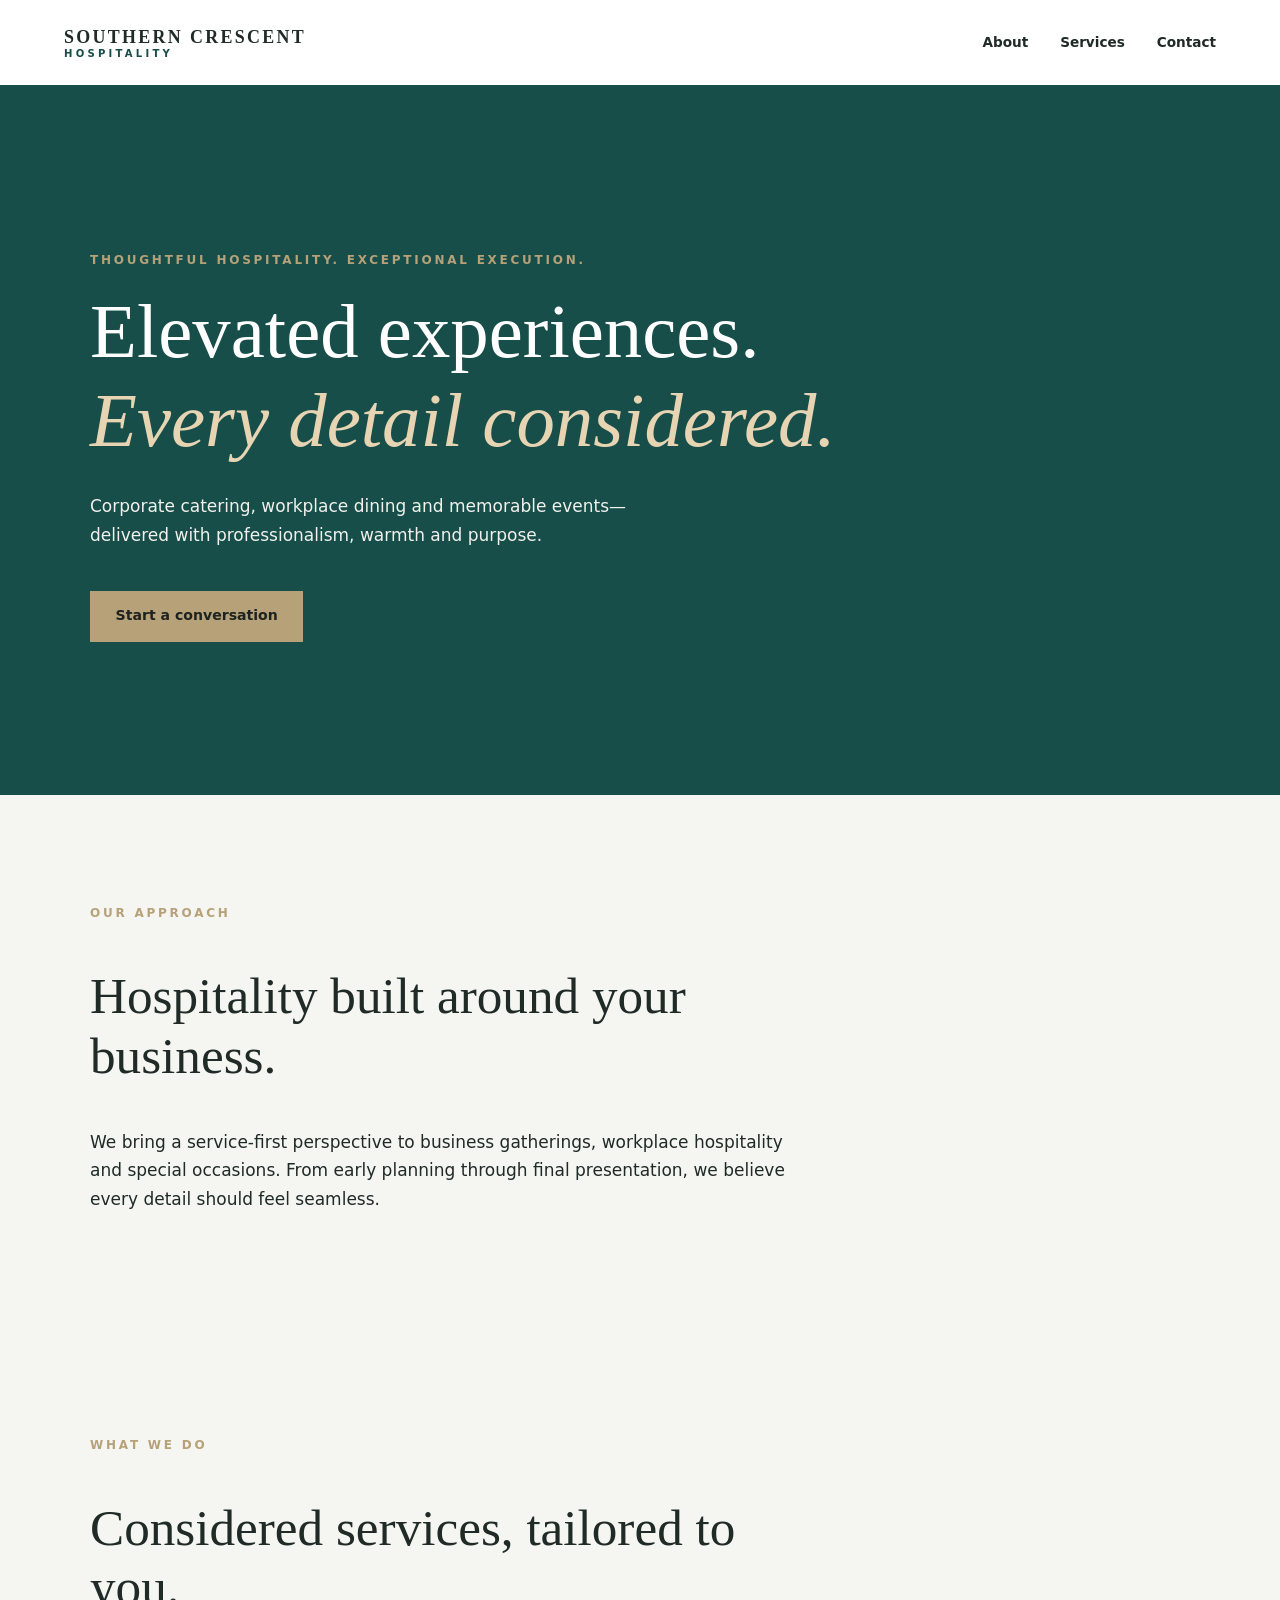
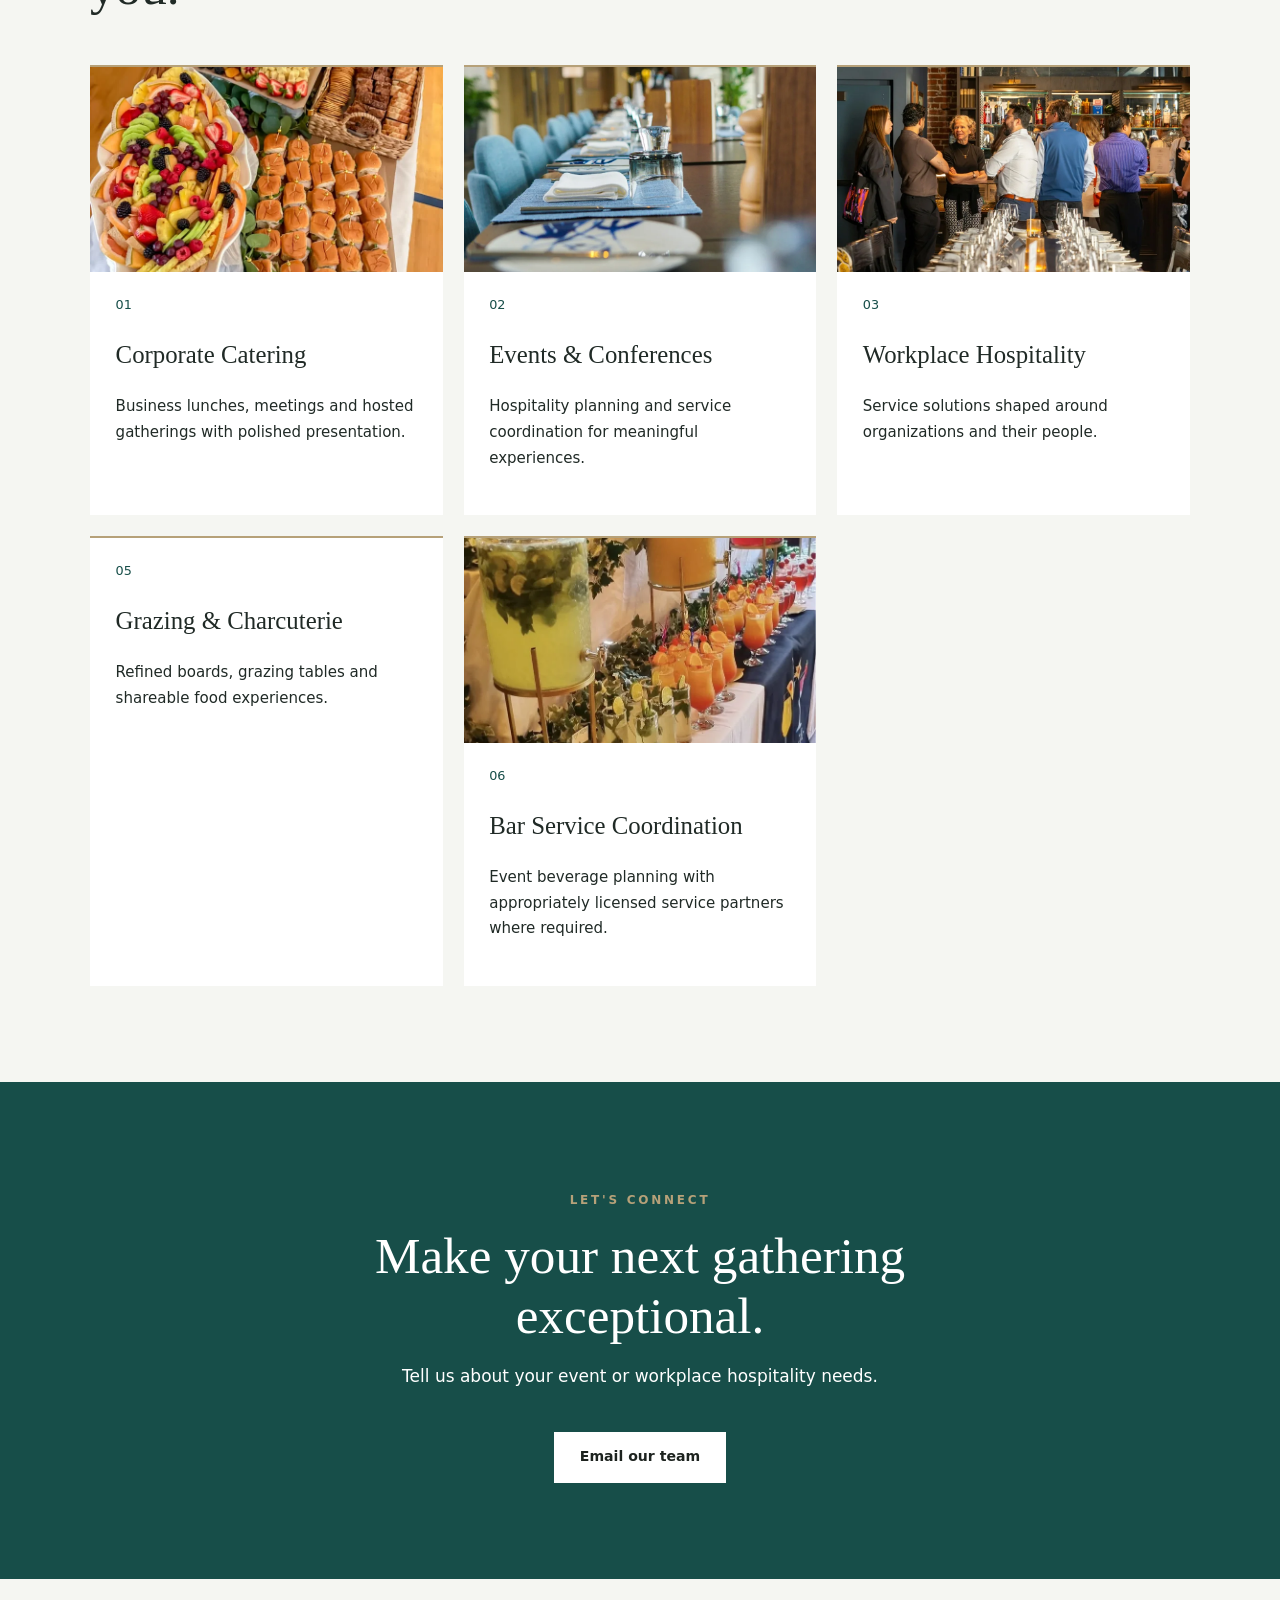
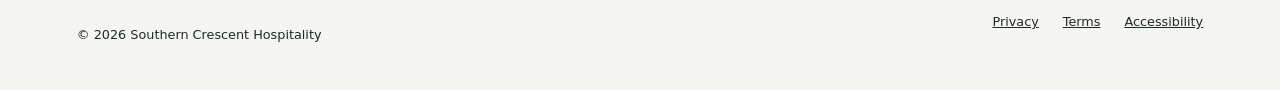
<file: index.html>
<!doctype html>
<html lang="en"><head><meta charset="utf-8"><meta name="viewport" content="width=device-width,initial-scale=1"><meta name="theme-color" content="#174e49"><meta name="description" content="Southern Crescent Hospitality provides corporate catering, events, workplace hospitality, corporate gifting and grazing experiences."><title>Southern Crescent Hospitality | Contemporary hospitality</title><link rel="stylesheet" href="/styles.css"></head><body><a class="skip" href="#main">Skip to content</a><header><a class="brand" href="/" aria-label="Southern Crescent Hospitality home">SOUTHERN CRESCENT <span>HOSPITALITY</span></a><nav aria-label="Main navigation"><a href="#about">About</a><a href="#services">Services</a><a href="#contact">Contact</a></nav></header><main id="main"><section class="hero"><p class="eyebrow">Thoughtful hospitality. Exceptional execution.</p><h1>Elevated experiences.<br><em>Every detail considered.</em></h1><p>Corporate catering, workplace dining and memorable events—delivered with professionalism, warmth and purpose.</p><a class="button" href="mailto:info@southerncrescenthospitality.com?subject=Hospitality%20Inquiry">Start a conversation</a></section><section id="about" class="intro"><p class="eyebrow">OUR APPROACH</p><h2>Hospitality built around your business.</h2><p>We bring a service-first perspective to business gatherings, workplace hospitality and special occasions. From early planning through final presentation, we believe every detail should feel seamless.</p></section><section id="services"><p class="eyebrow">WHAT WE DO</p><h2>Considered services, tailored to you.</h2><div class="grid"><article><img src="/corporate-catering-grazing.webp" alt="Corporate catering and grazing spread" loading="lazy" decoding="async" width="800" height="560"><span>01</span><h3>Corporate Catering</h3><p>Business lunches, meetings and hosted gatherings with polished presentation.</p></article><article><img src="/corporate-reception.webp" alt="Corporate reception setting" loading="lazy" decoding="async" width="800" height="560"><span>02</span><h3>Events & Conferences</h3><p>Hospitality planning and service coordination for meaningful experiences.</p></article><article><img src="/contemporary-workplace-dining.webp" alt="Contemporary workplace dining space" loading="lazy" decoding="async" width="800" height="560"><span>03</span><h3>Workplace Hospitality</h3><p>Service solutions shaped around organizations and their people.</p></article><article><span>05</span><h3>Grazing & Charcuterie</h3><p>Refined boards, grazing tables and shareable food experiences.</p></article><article><img src="/beverage-service-colorful-drinks.webp" alt="Colorful event beverages" loading="lazy" decoding="async" width="800" height="560"><span>06</span><h3>Bar Service Coordination</h3><p>Event beverage planning with appropriately licensed service partners where required.</p></article></div></section><section id="contact" class="contact"><p class="eyebrow">LET'S CONNECT</p><h2>Make your next gathering exceptional.</h2><p>Tell us about your event or workplace hospitality needs.</p><a class="button light" href="mailto:info@southerncrescenthospitality.com">Email our team</a></section></main><footer><p>© <span id="year">2026</span> Southern Crescent Hospitality</p><div><a href="/privacy.html">Privacy</a><a href="/terms.html">Terms</a><a href="/accessibility.html">Accessibility</a></div></footer><script>document.getElementById('year').textContent=new Date().getFullYear()</script></body></html>
</file>
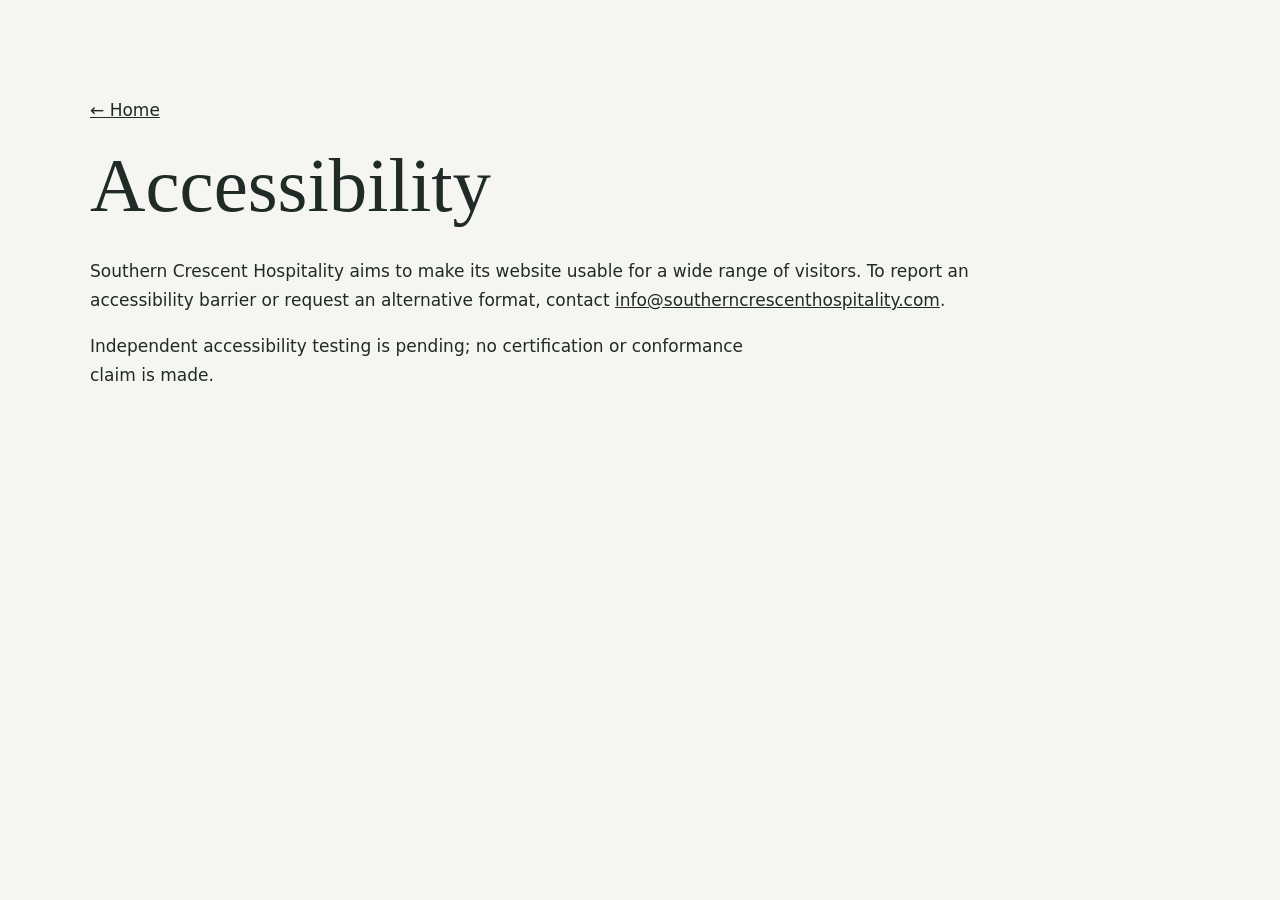
<file: accessibility.html>
<!doctype html><html lang="en"><meta charset="utf-8"><meta name="viewport" content="width=device-width,initial-scale=1"><title>Accessibility | Southern Crescent Hospitality</title><link rel="stylesheet" href="/styles.css"><main class="intro"><a href="/">← Home</a><h1>Accessibility</h1><p>Southern Crescent Hospitality aims to make its website usable for a wide range of visitors. To report an accessibility barrier or request an alternative format, contact <a href="mailto:info@southerncrescenthospitality.com">info@southerncrescenthospitality.com</a>.</p><p>Independent accessibility testing is pending; no certification or conformance claim is made.</p></main></html>
</file>
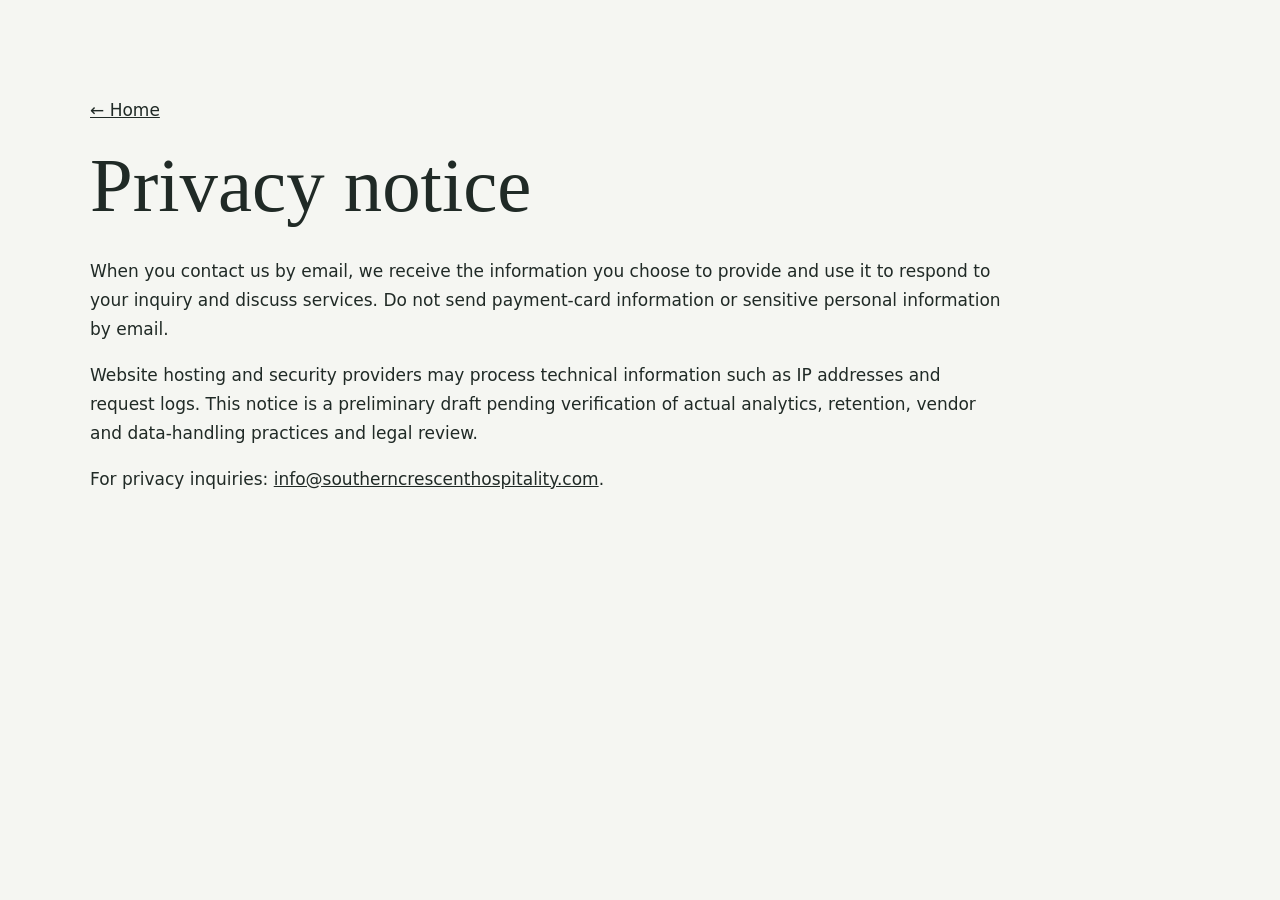
<file: privacy.html>
<!doctype html><html lang="en"><meta charset="utf-8"><meta name="viewport" content="width=device-width,initial-scale=1"><title>Privacy | Southern Crescent Hospitality</title><link rel="stylesheet" href="/styles.css"><main class="intro"><a href="/">← Home</a><h1>Privacy notice</h1><p>When you contact us by email, we receive the information you choose to provide and use it to respond to your inquiry and discuss services. Do not send payment-card information or sensitive personal information by email.</p><p>Website hosting and security providers may process technical information such as IP addresses and request logs. This notice is a preliminary draft pending verification of actual analytics, retention, vendor and data-handling practices and legal review.</p><p>For privacy inquiries: <a href="mailto:info@southerncrescenthospitality.com">info@southerncrescenthospitality.com</a>.</p></main></html>
</file>
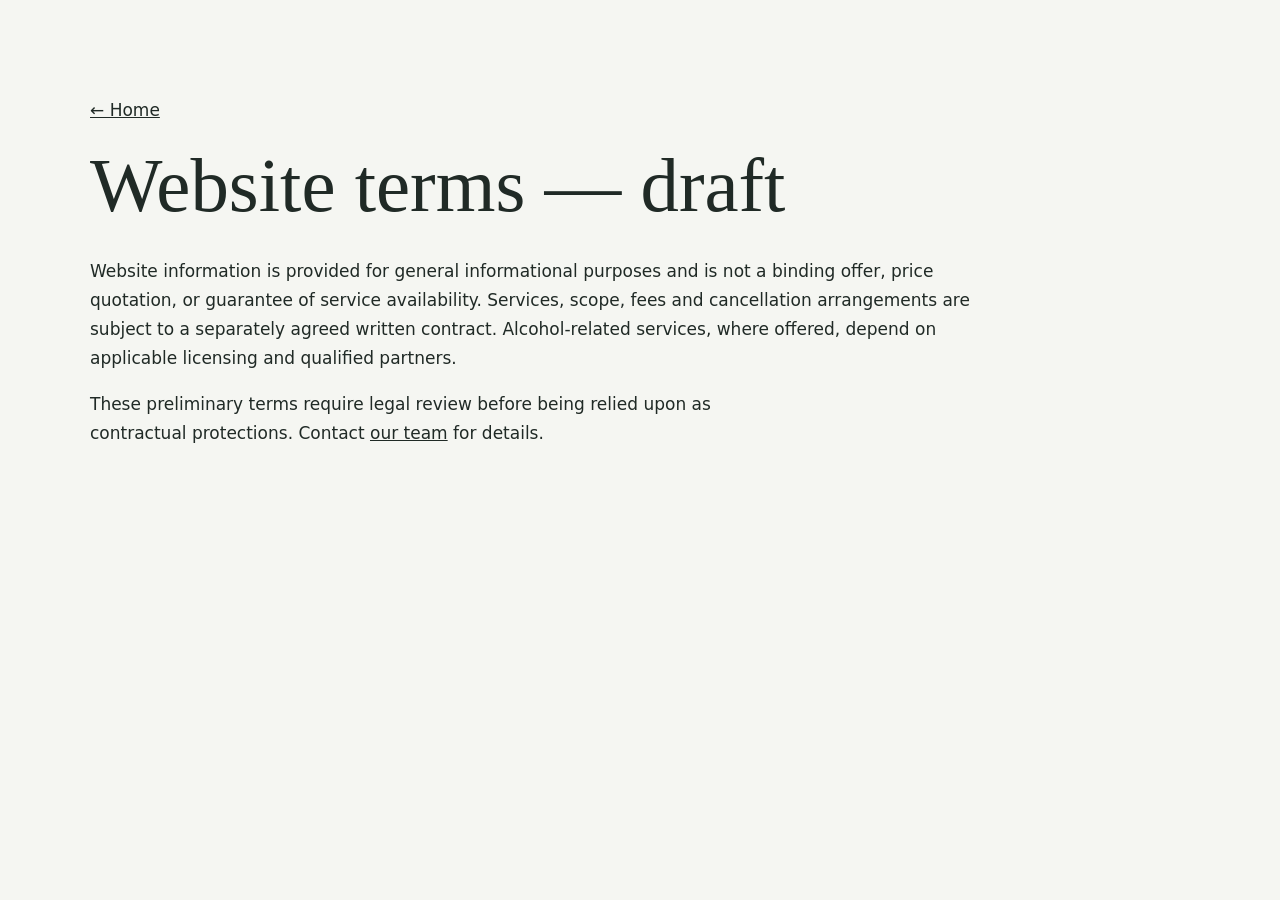
<file: terms.html>
<!doctype html><html lang="en"><meta charset="utf-8"><meta name="viewport" content="width=device-width,initial-scale=1"><title>Terms | Southern Crescent Hospitality</title><link rel="stylesheet" href="/styles.css"><main class="intro"><a href="/">← Home</a><h1>Website terms — draft</h1><p>Website information is provided for general informational purposes and is not a binding offer, price quotation, or guarantee of service availability. Services, scope, fees and cancellation arrangements are subject to a separately agreed written contract. Alcohol-related services, where offered, depend on applicable licensing and qualified partners.</p><p>These preliminary terms require legal review before being relied upon as contractual protections. Contact <a href="mailto:info@southerncrescenthospitality.com">our team</a> for details.</p></main></html>
</file>
<file: styles.css>
:root{--primary:#174e49;--accent:#b6a179;--bg:#f5f6f2;--ink:#202a26}*{box-sizing:border-box}html{scroll-behavior:smooth}body{margin:0;background:var(--bg);color:var(--ink);font:17px/1.7 system-ui,-apple-system,Segoe UI,sans-serif}a{color:inherit}a:focus-visible{outline:3px solid var(--accent);outline-offset:4px}.skip{position:absolute;top:-100px;background:white;padding:1rem;z-index:10}.skip:focus{top:0}header{display:flex;align-items:center;justify-content:space-between;gap:2rem;padding:1.6rem max(5%,calc((100vw - 1200px)/2));background:#fff}.brand{text-decoration:none;font-family:Georgia,serif;font-size:1.12rem;letter-spacing:.13em;font-weight:bold;line-height:1.25}.brand span{display:block;font:600 .63rem system-ui;letter-spacing:.32em;color:var(--primary)}nav{display:flex;gap:2rem}nav a{text-decoration:none;font-size:.85rem;font-weight:600}.hero{background:var(--primary);color:#fff;padding:clamp(5rem,12vw,11rem) max(6%,calc((100vw - 1100px)/2));min-height:620px}.eyebrow{font-size:.75rem;font-weight:700;letter-spacing:.23em;text-transform:uppercase;color:var(--accent)}h1,h2,h3{font-family:Georgia,serif;font-weight:400;line-height:1.16}h1{font-size:clamp(3rem,6vw,5.9rem);max-width:900px;margin:1rem 0 1.7rem}h1 em{color:#e7d4b3;font-weight:400}.hero>p:not(.eyebrow){max-width:590px;color:#f2f1ec}.button{display:inline-block;background:var(--accent);color:#1d231f;padding:.85rem 1.6rem;text-decoration:none;font-size:.88rem;font-weight:700;margin-top:1.5rem}.intro,#services{padding:6rem max(6%,calc((100vw - 1100px)/2))}.intro{max-width:1100px}.intro h2,#services h2,.contact h2{font-size:clamp(2.3rem,4vw,3.6rem);max-width:740px}.intro>p:last-child{max-width:700px}.grid{display:grid;grid-template-columns:repeat(3,minmax(0,1fr));gap:1.3rem;margin-top:3rem}.grid article{background:white;border-top:2px solid var(--accent);padding:2rem;min-height:240px}.grid article span{color:var(--primary);font-size:.8rem}.grid h3{font-size:1.55rem}.grid p{font-size:.94rem}.contact{padding:6rem 8%;background:var(--primary);color:white;text-align:center}.contact h2{margin:1rem auto}.contact .button{background:#fff}footer{display:flex;justify-content:space-between;gap:2rem;flex-wrap:wrap;padding:2rem 6%;font-size:.8rem}footer div{display:flex;gap:1.5rem}@media(max-width:750px){header{align-items:flex-start;flex-direction:column}nav{gap:1.2rem}.grid{grid-template-columns:1fr}.hero{min-height:0;padding-top:6rem;padding-bottom:6rem}}@media(prefers-reduced-motion:reduce){html{scroll-behavior:auto}}
/* User-uploaded photography; corporate gifting remains text-only */
.hero{background:var(--primary)}
.grid article{padding:0 0 1.8rem;overflow:hidden}
.grid article img{display:block;width:100%;height:205px;object-fit:cover}
.grid article span,.grid article h3,.grid article p{display:block;margin-left:1.6rem;margin-right:1.6rem}
.grid article span{margin-top:1.4rem}
@media(max-width:750px){.hero{background-position:58% center}.grid article img{height:230px}}
</file>
